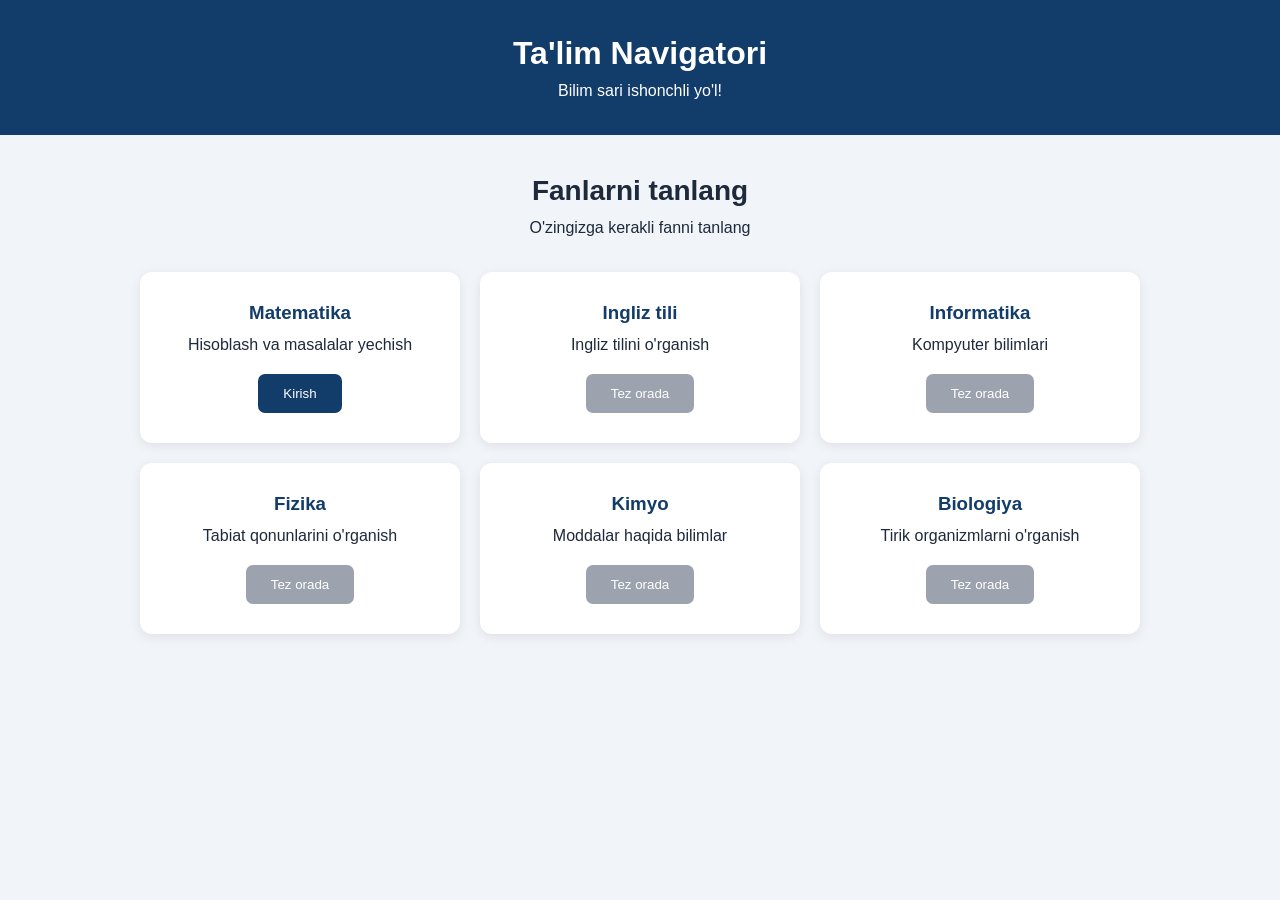
<file: Talim-Navigatori/index.html>
<!DOCTYPE html>
<html lang="uz">
<head>
    <meta charset="UTF-8">
    <meta name="viewport" content="width=device-width, initial-scale=1.0">

    <title>Ta'lim Navigatori</title>

    <link rel="stylesheet" href="style.css">
</head>

<body>

    <header>
        <h1>Ta'lim Navigatori</h1>
        <p>Bilim sari ishonchli yo'l!</p>
    </header>

    <main>
      
<h2>Fanlarni tanlang</h2>
<p>O'zingizga kerakli fanni tanlang</p>

<div class="fanlar">

    <div class="fan">
        <h3>Matematika</h3>
        <p>Hisoblash va masalalar yechish</p>
        <button onclick="matematika()">Kirish</button>
    </div>

    <div class="fan">
        <h3>Ingliz tili</h3>
        <p>Ingliz tilini o'rganish</p>
        <button disabled>Tez orada</button>
    </div>

    <div class="fan">
        <h3>Informatika</h3>
        <p>Kompyuter bilimlari</p>
        <button disabled>Tez orada</button>
    </div>

    <div class="fan">
        <h3>Fizika</h3>
        <p>Tabiat qonunlarini o'rganish</p>
        <button disabled>Tez orada</button>
    </div>

    <div class="fan">
        <h3>Kimyo</h3>
        <p>Moddalar haqida bilimlar</p>
        <button disabled>Tez orada</button>
    </div>

    <div class="fan">
        <h3>Biologiya</h3>
        <p>Tirik organizmlarni o'rganish</p>
        <button disabled>Tez orada</button>
    </div>

</div>

    </main>

    <script src="script.js"></script>

</body>
</html>
</file>
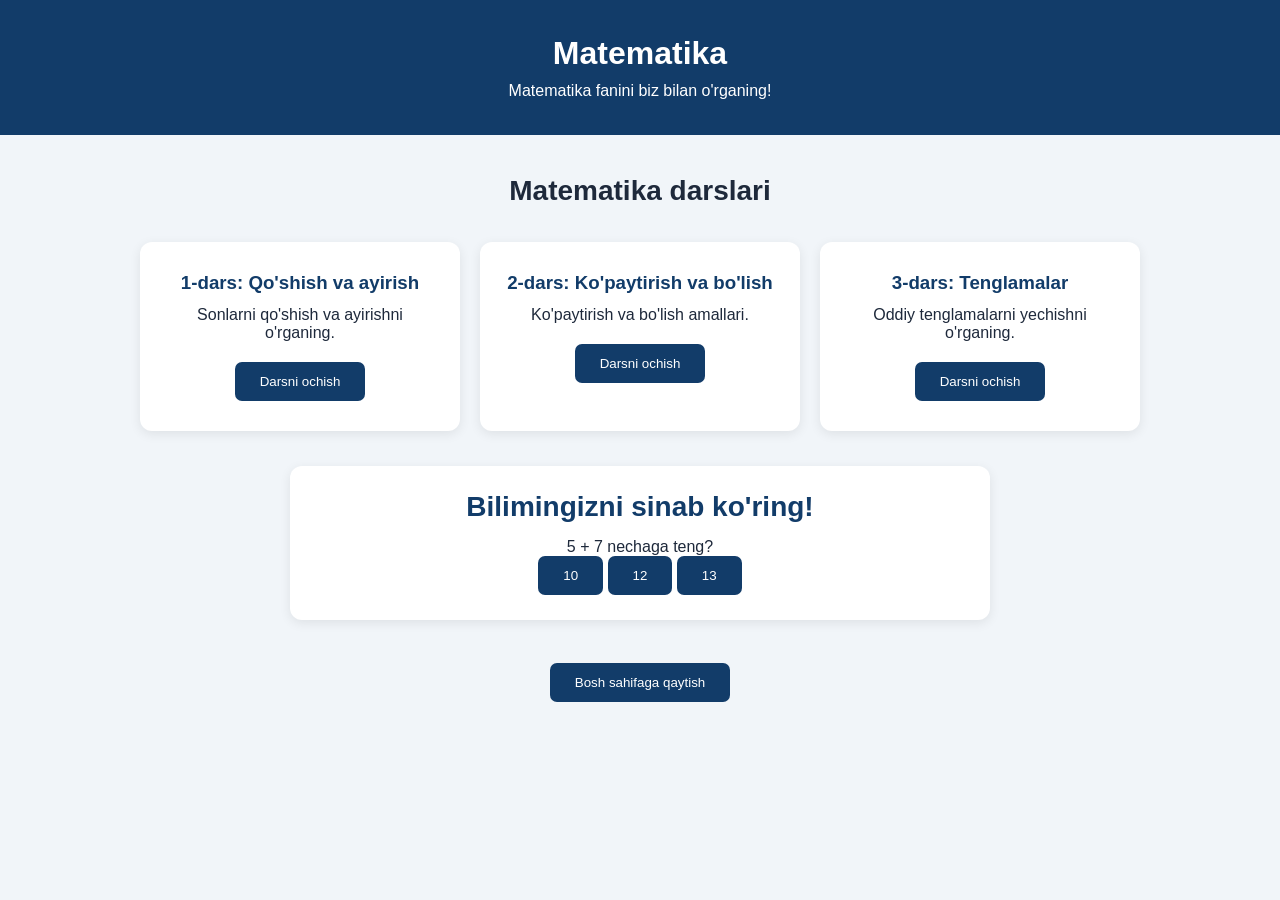
<file: Talim-Navigatori/matematika.html>
<!DOCTYPE html>
<html lang="uz">
<head>
    <meta charset="UTF-8">
    <meta name="viewport" content="width=device-width, initial-scale=1.0">
    <title>Matematika - Ta'lim Navigatori</title>
    <link rel="stylesheet" href="style.css">
</head>
<body>

    <header>
        <h1>Matematika</h1>
        <p>Matematika fanini biz bilan o'rganing!</p>
    </header>

    <main>
        <h2>Matematika darslari</h2>

        <div class="fanlar">

            <div class="fan">
                <h3>1-dars: Qo'shish va ayirish</h3>
                <p>Sonlarni qo'shish va ayirishni o'rganing.</p>
                <button onclick="darsniOchish(1)">Darsni ochish</button>
            </div>

            <div class="fan">
                <h3>2-dars: Ko'paytirish va bo'lish</h3>
                <p>Ko'paytirish va bo'lish amallari.</p>
                <button onclick="darsniOchish(2)">Darsni ochish</button>
            </div>

            <div class="fan">
                <h3>3-dars: Tenglamalar</h3>
                <p>Oddiy tenglamalarni yechishni o'rganing.</p>
                <button onclick="darsniOchish(3)">Darsni ochish</button>
            </div>

        </div>

        <section id="dars1" class="dars">
            <h2>1-dars: Qo'shish va ayirish</h2>
            <p>Qo'shish — sonlarni bir-biriga qo'shish amali.</p>
            <h3>Misol: 5 + 3 = 8</h3>
            <p>Ayirish — bir sondan ikkinchi sonni ayirish amali.</p>
            <h3>Misol: 9 - 4 = 5</h3>
        </section>

        <section id="dars2" class="dars">
            <h2>2-dars: Ko'paytirish va bo'lish</h2>
            <p>Ko'paytirish — bir xil sonlarni takroran qo'shish.</p>
            <h3>Misol: 4 × 3 = 12</h3>
            <p>Bo'lish — sonni teng qismlarga ajratish.</p>
            <h3>Misol: 12 ÷ 3 = 4</h3>
        </section>

        <section id="dars3" class="dars">
            <h2>3-dars: Tenglamalar</h2>
            <p>Tenglama — noma'lum son qatnashgan matematik ifoda.</p>
            <h3>Misol: x + 5 = 10</h3>
            <h3>Javob: x = 5</h3>
        </section>

        <section class="test">
            <h2>Bilimingizni sinab ko'ring!</h2>
            <p>5 + 7 nechaga teng?</p>

            <button onclick="javobniTekshir(10)">10</button>
            <button onclick="javobniTekshir(12)">12</button>
            <button onclick="javobniTekshir(13)">13</button>
        </section>

        <br>
        <button onclick="boshSahifa()">Bosh sahifaga qaytish</button>

    </main>

    <script src="script.js"></script>

</body>
</html>
</file>
<file: Talim-Navigatori/style.css>
* {
    margin: 0;
    padding: 0;
    box-sizing: border-box;
}

body {
    font-family: Arial, sans-serif;
    background: #f1f5f9;
    color: #1e293b;
}

header {
    background: #123c69;
    color: white;
    text-align: center;
    padding: 35px;
}

header h1 {
    font-size: 32px;
    margin-bottom: 10px;
}

main {
    padding: 40px 20px;
    text-align: center;
}

main h2 {
    font-size: 28px;
    margin-bottom: 12px;
}

.fanlar {
    display: grid;
    grid-template-columns: repeat(3, 1fr);
    gap: 20px;
    max-width: 1000px;
    margin: 35px auto;
}

.fan {
    background: white;
    padding: 30px 20px;
    border-radius: 12px;
    box-shadow: 0 3px 12px #00000015;
}

.fan h3 {
    margin-bottom: 12px;
    color: #123c69;
}

.fan p {
    margin-bottom: 20px;
}

button {
    background: #123c69;
    color: white;
    padding: 12px 25px;
    border: none;
    border-radius: 7px;
    cursor: pointer;
}

button:disabled {
    background: #9ca3af;
    cursor: not-allowed;
}

footer {
    background: #123c69;
    color: white;
    text-align: center;
    padding: 20px;
}

@media (max-width: 650px) {
    .fanlar {
        grid-template-columns: 1fr;
    }
}

.dars {
    display: none;
    background: white;
    max-width: 700px;
    margin: 25px auto;
    padding: 25px;
    border-radius: 12px;
    box-shadow: 0 3px 12px #00000015;
}

.dars h2 {
    color: #123c69;
    margin-bottom: 15px;
}

.dars p {
    margin: 12px 0;
    line-height: 1.6;
}

.dars h3 {
    margin: 15px 0;
    color: #123c69;
}

.dars button {
    margin: 5px;
}

.test {
    display: block;
    background: white;
    max-width: 700px;
    margin: 25px auto;
    padding: 25px;
    border-radius: 12px;
    box-shadow: 0 3px 12px #00000015;
}

.test h2 {
    color: #123c69;
    margin-bottom: 15px;
}
</file>
